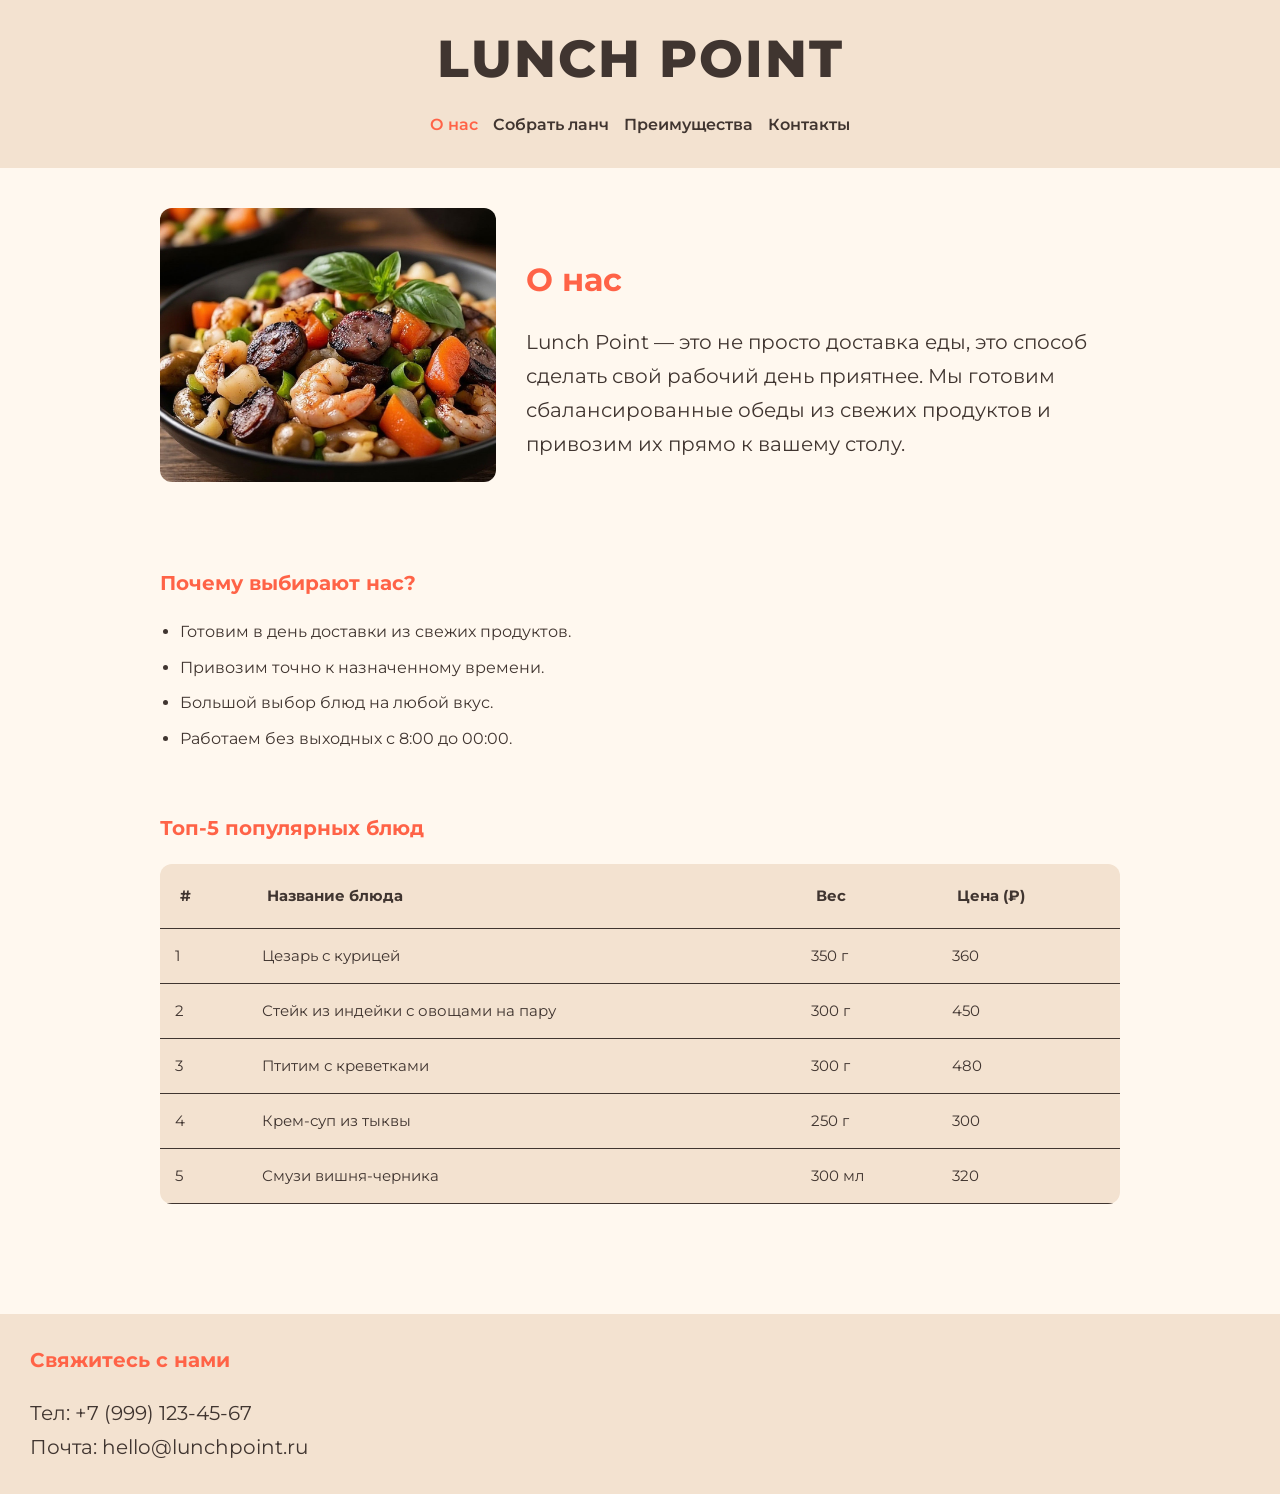
<file: index.html>
<!DOCTYPE html>
<html lang="ru">
<head>
    <meta charset="UTF-8">
    <meta name="viewport" content="width=device-width, initial-scale=1.0">
    <title>Lunch Point — вкусные обеды в Москве</title>
    <link rel="preconnect" href="https://fonts.googleapis.com">
    <link href="https://fonts.googleapis.com/css2?family=Montserrat:wght@400;600;700;800&display=swap" rel="stylesheet">
    <link rel="stylesheet" href="style3.css">
</head>
<body>

    <!-- HEADER -->
    <header>
        <h1>LUNCH POINT</h1>
        <nav>
            <a href="index2.html" id="active">О нас</a> 
            <a href="lunch.html">Собрать ланч</a>  <!-- ведет на новую страницу -->
            <a href="#advantages">Преимущества</a>
            <a href="#contacts">Контакты</a>
        </nav>
    </header>

    <!-- MAIN -->
    <main>

        <!-- О НАС — двухколоночный блок -->
        <section id="about">
            <div class="about-block">
                <div class="about-photo">
                    <img src="images/главная.jpeg" alt="Блюдо от Lunch Point">
                </div>
                <div class="about-text">
                    <h2>О нас</h2>
                    <p>Lunch Point — это не просто доставка еды, это способ сделать свой рабочий день приятнее. Мы готовим сбалансированные обеды из свежих продуктов и привозим их прямо к вашему столу.</p>
                </div>
            </div>
        </section>

        <!-- ПРЕИМУЩЕСТВА -->
        <section id="advantages">
            <h2>Почему выбирают нас?</h2>
            <ul>
                <li>Готовим в день доставки из свежих продуктов.</li>
                <li>Привозим точно к назначенному времени.</li>
                <li>Большой выбор блюд на любой вкус.</li>
                <li>Работаем без выходных с 8:00 до 00:00.</li>
            </ul>
        </section>

        <!-- МЕНЮ -->
        <section id="menu">
            <h2>Топ-5 популярных блюд</h2>
            <table>
                <thead>
                    <tr>
                        <th>#</th>
                        <th>Название блюда</th>
                        <th>Вес</th>
                        <th>Цена (₽)</th>
                    </tr>
                </thead>
                <tbody>
                    <tr><td>1</td><td>Цезарь с курицей</td><td>350 г</td><td>360 </td></tr>
                    <tr><td>2</td><td>Стейк из индейки с овощами на пару</td><td>300 г</td><td>450 </td></tr>
                    <tr><td>3</td><td>Птитим с креветками</td><td>300 г</td><td>480 </td></tr>
                    <tr><td>4</td><td>Крем-суп из тыквы</td><td>250 г</td><td>300 </td></tr>
                    <tr><td>5</td><td>Смузи вишня-черника</td><td>300 мл</td><td>320 </td></tr>
                </tbody>
            </table>
        </section>

    </main>

    <!-- FOOTER -->
    <footer id="contacts">
        <h2>Свяжитесь с нами</h2>
        <p><a href="tel:+79991234567">Тел: +7 (999) 123-45-67</a></p>
        <p><a href="mailto:hello@lunchpoint.ru">Почта: hello@lunchpoint.ru</a></p>
    </footer>

</body>
</html>
</file>
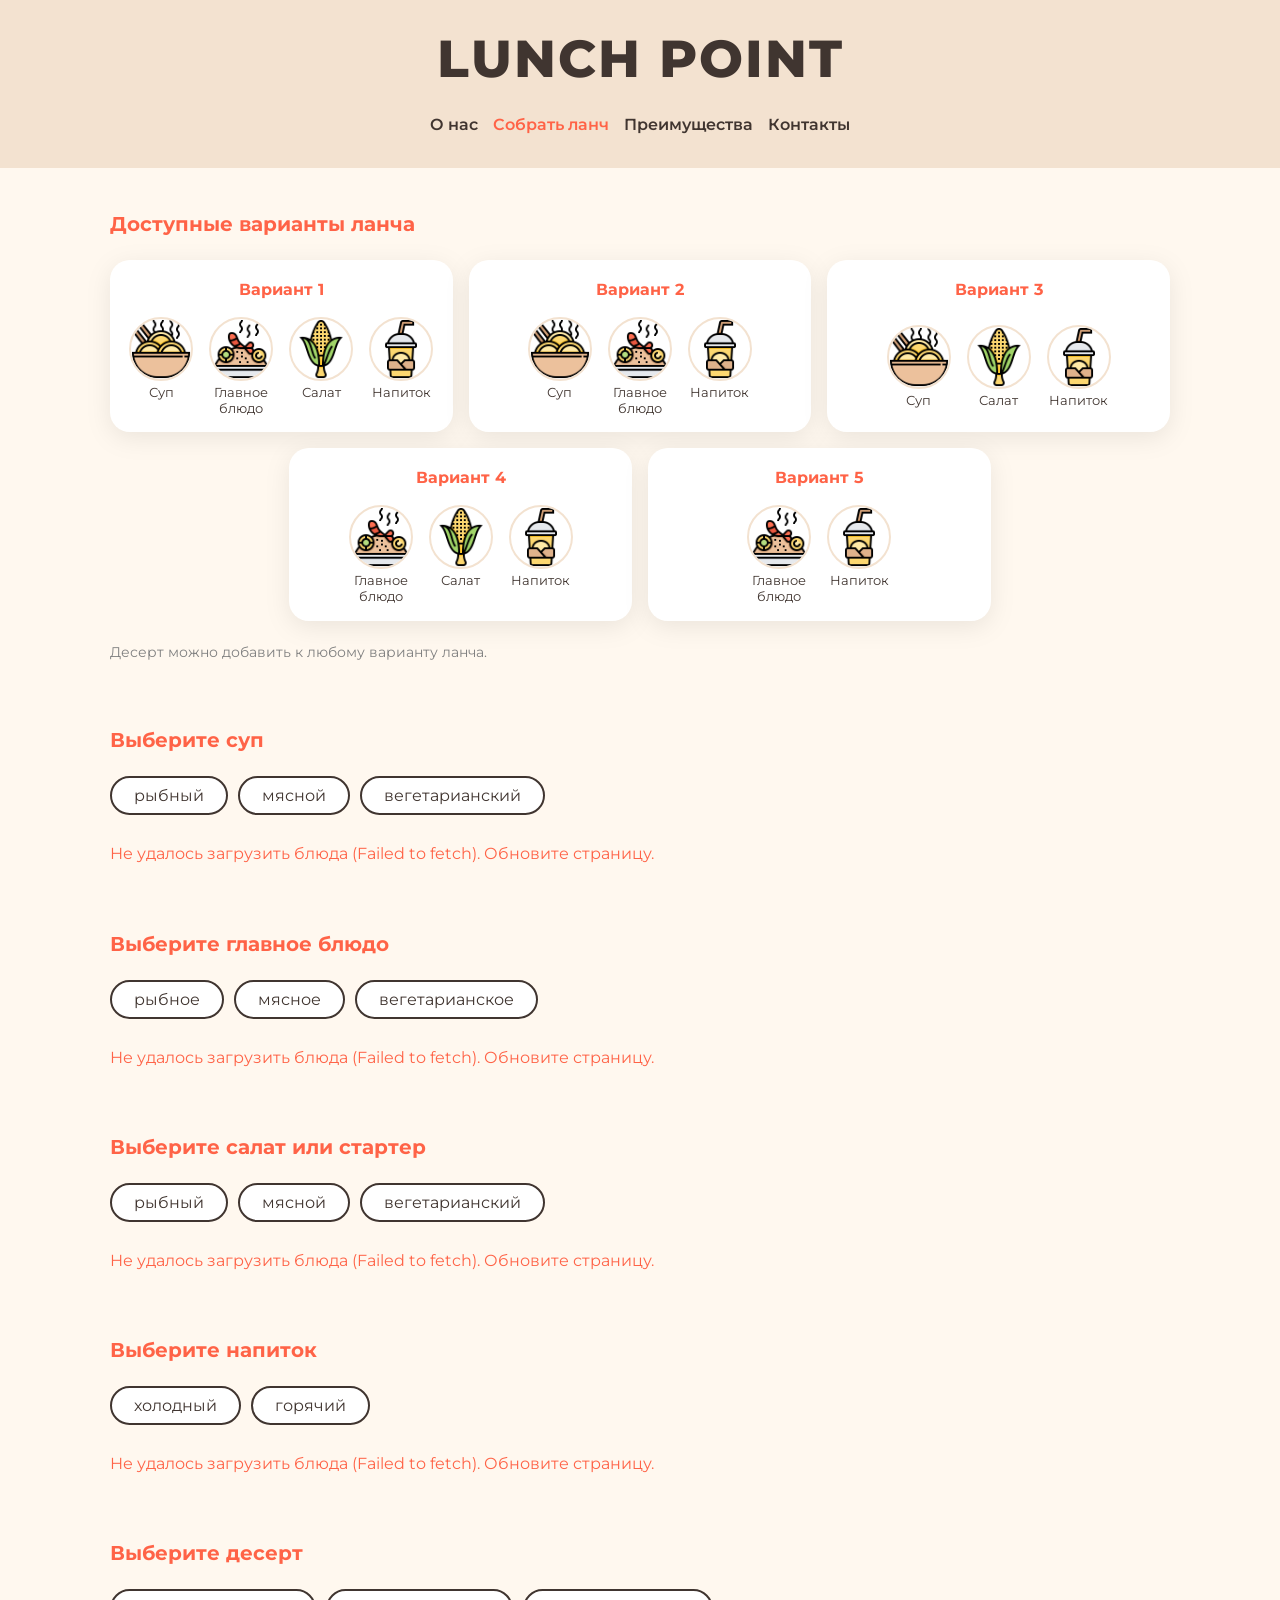
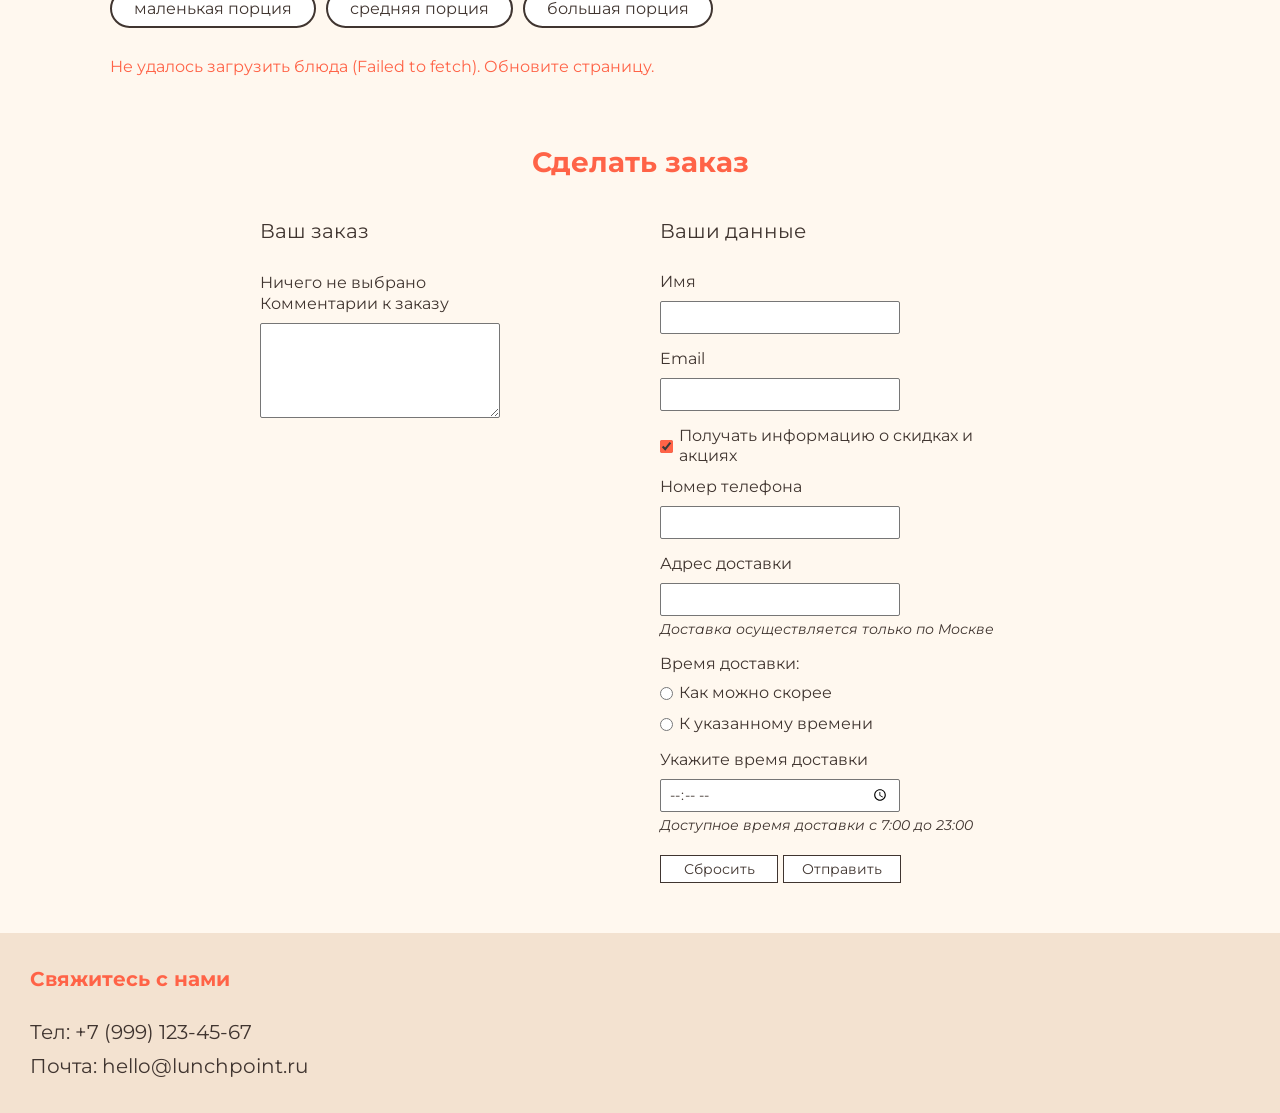
<file: lunch.html>
<!DOCTYPE html>
<html lang="ru">
<head>
    <meta charset="UTF-8">
    <meta name="viewport" content="width=device-width, initial-scale=1.0">
    <title>Собрать ланч — Lunch Point</title>
    <link rel="preconnect" href="https://fonts.googleapis.com">
    <link href="https://fonts.googleapis.com/css2?family=Montserrat:wght@400;600;700;800&amp;display=swap" rel="stylesheet">
    <link rel="stylesheet" href="style3.css">
    <link rel="stylesheet" href="lunch.css">
</head>
<body>

    <header>
        <h1>LUNCH POINT</h1>
        <nav>
            <a href="index.html#about">О нас</a>
            <a href="lunch.html" id="active">Собрать ланч</a>
            <a href="index.html#advantages">Преимущества</a>
            <a href="#contacts">Контакты</a>
        </nav>
    </header>

    <main>
        <section>
            <h2>Доступные варианты ланча</h2>
            <div class="lunch-grid" id="lunch-grid"></div>
            <p class="lunch-desserts-note">Десерт можно добавить к любому варианту ланча.</p>
        </section>

        <section>
            <h2>Выберите суп</h2>
            <div class="filters">
                <button type="button" class="filter-button" data-kind="fish">рыбный</button>
                <button type="button" class="filter-button" data-kind="meat">мясной</button>
                <button type="button" class="filter-button" data-kind="veg">вегетарианский</button>
            </div>
            <div class="dishes" id="soup-dishes"></div>
        </section>

        <section>
            <h2>Выберите главное блюдо</h2>
            <div class="filters">
                <button type="button" class="filter-button" data-kind="fish">рыбное</button>
                <button type="button" class="filter-button" data-kind="meat">мясное</button>
                <button type="button" class="filter-button" data-kind="veg">вегетарианское</button>
            </div>
            <div class="dishes" id="main-dishes"></div>
        </section>

        <section>
            <h2>Выберите салат или стартер</h2>
            <div class="filters">
                <button type="button" class="filter-button" data-kind="fish">рыбный</button>
                <button type="button" class="filter-button" data-kind="meat">мясной</button>
                <button type="button" class="filter-button" data-kind="veg">вегетарианский</button>
            </div>
            <div class="dishes" id="salad-dishes"></div>
        </section>

        <section>
            <h2>Выберите напиток</h2>
            <div class="filters">
                <button type="button" class="filter-button" data-kind="cold">холодный</button>
                <button type="button" class="filter-button" data-kind="hot">горячий</button>
            </div>
            <div class="dishes" id="drink-dishes"></div>
        </section>

        <section>
            <h2>Выберите десерт</h2>
            <div class="filters">
                <button type="button" class="filter-button" data-kind="small">маленькая порция</button>
                <button type="button" class="filter-button" data-kind="medium">средняя порция</button>
                <button type="button" class="filter-button" data-kind="large">большая порция</button>
            </div>
            <div class="dishes" id="dessert-dishes"></div>
        </section>

    </main>

    <section class="order">
        <h2>Сделать заказ</h2>
        <form class="order-form" action="https://httpbin.org/post" method="post">
            <div class="form-columns">
                <div class="form-block">
                    <h3>Ваш заказ</h3>

                    <p class="order-text" id="order-empty">Ничего не выбрано</p>

                    <div id="order-details" hidden>
                        <div class="order-item">
                            <span class="order-label">Суп</span>
                            <p class="order-text" id="order-soup">Блюдо не выбрано</p>
                        </div>
                        <div class="order-item">
                            <span class="order-label">Главное блюдо</span>
                            <p class="order-text" id="order-main">Блюдо не выбрано</p>
                        </div>
                        <div class="order-item">
                            <span class="order-label">Салат или стартер</span>
                            <p class="order-text" id="order-salad">Блюдо не выбрано</p>
                        </div>
                        <div class="order-item">
                            <span class="order-label">Напиток</span>
                            <p class="order-text" id="order-drink">Напиток не выбран</p>
                        </div>
                        <div class="order-item">
                            <span class="order-label">Десерт</span>
                            <p class="order-text" id="order-dessert">Блюдо не выбрано</p>
                        </div>
                    </div>

                    <div class="order-item" id="order-total" hidden>
                        <span class="order-label">Стоимость заказа</span>
                        <p class="order-text" id="order-total-value">0₽</p>
                    </div>

                    <input type="hidden" id="input-soup" name="soup" value="">
                    <input type="hidden" id="input-main" name="main_dish" value="">
                    <input type="hidden" id="input-salad" name="salad" value="">
                    <input type="hidden" id="input-drink" name="drink" value="">
                    <input type="hidden" id="input-dessert" name="dessert" value="">

                    <div class="field">
                        <label for="comment">Комментарии к заказу</label>
                        <textarea id="comment" name="comment" rows="5"></textarea>
                    </div>
                </div>

                <div class="form-block">
                    <h3>Ваши данные</h3>
                    <div class="field">
                        <label for="name">Имя</label>
                        <input type="text" id="name" name="name" required>
                    </div>
                    <div class="field">
                        <label for="email">Email</label>
                        <input type="email" id="email" name="email" required>
                    </div>
                    <div class="field field-check">
                        <input type="checkbox" id="subscribe" name="subscribe" value="yes" checked>
                        <label for="subscribe">Получать информацию о скидках и акциях</label>
                    </div>
                    <div class="field">
                        <label for="phone">Номер телефона</label>
                        <input type="tel" id="phone" name="phone" required>
                    </div>
                    <div class="field">
                        <label for="address">Адрес доставки</label>
                        <input type="text" id="address" name="address" required>
                        <p class="hint">Доставка осуществляется только по Москве</p>
                    </div>
                    <div class="field">
                        <p class="field-title">Время доставки:</p>
                        <div class="field-check">
                            <input type="radio" id="delivery-asap" name="delivery_type" value="asap" required>
                            <label for="delivery-asap">Как можно скорее</label>
                        </div>
                        <div class="field-check">
                            <input type="radio" id="delivery-time" name="delivery_type" value="scheduled" required>
                            <label for="delivery-time">К указанному времени</label>
                        </div>
                    </div>
                    <div class="field">
                        <label for="time">Укажите время доставки</label>
                        <input type="time" id="time" name="delivery_time" min="07:00" max="23:00" step="300">
                        <p class="hint">Доступное время доставки с 7:00 до 23:00</p>
                    </div>
                    <div class="form-buttons">
                        <button type="reset">Сбросить</button>
                        <button type="submit">Отправить</button>
                    </div>
                </div>
            </div>
        </form>
    </section>

    <footer id="contacts">
        <h2>Свяжитесь с нами</h2>
        <p><a href="tel:+79991234567">Тел: +7 (999) 123-45-67</a></p>
        <p><a href="mailto:hello@lunchpoint.ru">Почта: hello@lunchpoint.ru</a></p>
    </footer>

    <script src="api.js"></script>
    <script src="render.js"></script>
    <script src="order.js"></script>
    <script src="lunch-options.js"></script>
    <script src="order-check.js"></script>
    <script src="filters.js"></script>
</body>
</html>
</file>
<file: style3.css>
* {
    box-sizing: border-box;
    margin: 0;
    padding: 0;
}

body {
    font-family: 'Montserrat', sans-serif;
    color: #403530;
    line-height: 1.6;
    background-color: #fff8ef;
    display: flex;
    flex-direction: column;
    min-height: 100vh; 
}

header {
    padding: 30px 20px; 
    margin-bottom: 40px;
    text-align: center; 
    background-color: #f3e2d0;
}

header h1 {
    font-size: 52px;       
    font-weight: 800;      
    color: #403530;
    margin-bottom: 25px;   
    line-height: 1.1;     
    letter-spacing: 2px;   
}

nav {
    display: flex;
    justify-content: center;
    gap: 15px;             
    flex-wrap: wrap;       
}

nav a {
    text-decoration: none;
    font-size: 16px;
    font-weight: 600;
    color: #403530;
    transition: color 0.3s;
}

nav a:hover,
nav a#active {
    color: tomato;  
}

main {
    flex: 1;
    max-width: 1000px;
    margin: 0 auto;
    padding: 0 20px;
}

section {
    margin-bottom: 60px;
}

h2 {
    font-size: 20px;
    font-weight: 700; 
    margin-bottom: 20px;
    color: tomato;
    text-align: left;
}

#about h2 {
    font-size: 32px;
}

img {
    width: 100%;
    height: auto;
    border-radius: 12px;
    margin-bottom: 25px;
    display: block;
}

p {
    font-size: 20px;
    line-height: 1.7;
    color: #403530;
}

ul {
    list-style: disc; 
    padding-left: 20px;
}

ul li {
    margin-bottom: 10px;
    position: relative;
}

table {
    width: 100%;
    border-collapse: collapse;
    font-size: 15px;
    background-color: #f3e2d0;
    border-radius: 12px;   
    overflow: hidden; 
}

thead th {
    text-align: left;
    padding: 20px;
    border-bottom: 1.2px solid #403530;
    color: #403530;
}

tbody td {
    padding: 15px;
    border-bottom: 1px solid #403530;
    color: #403530;
}

footer {
    background-color: #f3e2d0;
    color: #403530;
    padding: 30px;
    margin-top: 50px;
}

footer a {
    color: #403530;
    text-decoration: none;
}

footer a:hover {
    color: #403530;
}

.about-block {
    display: flex;
    gap: 30px;
    align-items: center;
}

@media (max-width: 800px) {
    nav { justify-content: space-between; }
    .about-block { flex-direction: column; }
    .about-photo img { width: 500px; max-width: 100%; }
    table { font-size: 13px; }
}

@media (max-width: 600px) {
    header h1 { text-align: center; }
    nav { flex-direction: column; align-items: center; }
    nav a { font-size: 20px; }
    .about-photo img { width: 100%; }
}

@media (max-width: 400px) {
    table { font-size: 11px; }
    thead th, tbody td { padding: 8px; }
}
</file>
<file: lunch.css>
/* Страница «Собрать ланч» (подключается после style3.css) */

main {
    max-width: 1100px;
}

.dishes {
    display: grid;
    grid-template-columns: repeat(3, 1fr);
    gap: 10px;
}

.dish {
    display: flex;
    flex-direction: column;
    padding: 30px 40px;
    background-color: white;
    border: 2px solid transparent;
    border-radius: 35px;
    cursor: pointer;
    filter: drop-shadow(17px 19px 24px rgba(0, 0, 0, 0.13));
}

.dish:hover,
.dish.dish-selected {
    border: 2px solid tomato;
}

.dish img {
    width: 100%;
    border-radius: 35px;
    margin-bottom: 20px;
}

.dish-price {
    font-size: 26px;
    font-weight: 700;
}

.dish-name {
    font-size: 22px;
    line-height: 1.3;
}

/* вес и кнопка прижаты вниз: выравниваются в ряду при разной длине названий */
.dish-weight {
    margin-top: auto;
    padding-top: 15px;
    font-size: 16px;
    color: gray;
}

.dish-button {
    margin-top: 15px;
    padding: 10px 30px;
    background-color: #f1eee9;
    border: none;
    border-radius: 10px;
    font-family: inherit;
    font-size: 16px;
    cursor: pointer;
}

.dish:hover .dish-button {
    background-color: tomato;
    color: white;
}

/* ===== Лаба 5: фильтры ===== */
.filters {
    display: flex;
    flex-wrap: wrap;
    gap: 10px;
    margin-bottom: 25px;
}

.filter-button {
    padding: 8px 22px;
    font-family: inherit;
    font-size: 16px;
    color: #403530;
    background-color: white;
    border: 2px solid #403530;
    border-radius: 20px;
    cursor: pointer;
    transition: color 0.3s, border-color 0.3s, background-color 0.3s;
}

.filter-button:hover {
    color: tomato;
    border-color: tomato;
}

.filter-button.active {
    color: white;
    background-color: tomato;
    border-color: tomato;
}

@media (max-width: 800px) {
    .dishes { grid-template-columns: repeat(2, 1fr); }
}

@media (max-width: 600px) {
    section h2 { text-align: center; }
    .filters { justify-content: center; }
    .dishes { grid-template-columns: 1fr; }
}

/* ===== Форма заказа ===== */
.order {
    max-width: 800px;
    margin: 0 auto;
    padding: 0 20px;
}

.order h2 {
    font-size: 28px;
    text-align: center;
    margin-bottom: 30px;
}

.form-columns {
    display: grid;
    grid-template-columns: 1fr 1fr;
    gap: 40px;
}

.form-block h3 {
    margin-bottom: 25px;
    font-size: 20px;
    font-weight: 400;
}

.field {
    margin-bottom: 15px;
}

.field label,
.field-title {
    display: block;
    margin-bottom: 8px;
    font-size: 16px;
    line-height: 1.3;
}

.field input[type="text"],
.field input[type="email"],
.field input[type="tel"],
.field input[type="time"],
.field select,
.field textarea {
    display: block;
    width: 240px;
    max-width: 100%;
    height: 33px;
    padding: 0 8px;
    font-family: inherit;
    font-size: 14px;
    color: #403530;
    background-color: white;
    border: 1px solid #767676;
    border-radius: 2px;
}

.field textarea {
    height: 95px;
    padding: 8px;
    resize: vertical;
}

.field-check {
    display: flex;
    align-items: center;
    gap: 6px;
    margin-bottom: 10px;
}

.field-check label {
    margin-bottom: 0;
}

.field-check input {
    margin: 0;
    accent-color: tomato;
}

.hint {
    margin-top: 4px;
    font-size: 14px;
    font-style: italic;
    line-height: 1.4;
}

.form-buttons {
    display: flex;
    gap: 5px;
    margin-top: 20px;
}

.form-buttons button {
    width: 118px;
    height: 28px;
    font-family: inherit;
    font-size: 14px;
    color: #403530;
    background-color: white;
    border: 1px solid #403530;
    cursor: pointer;
}

.form-buttons button:hover {
    color: tomato;
    border-color: tomato;
}

@media (max-width: 800px) {
    .form-columns { grid-template-columns: 1fr; gap: 20px; }
}

@media (max-width: 600px) {
    .field input[type="text"],
    .field input[type="email"],
    .field input[type="tel"],
    .field input[type="time"],
    .field select,
    .field textarea { width: 100%; }
}

/* ===== Лаба 4: блок «Ваш заказ» ===== */
[hidden] {
    display: none !important;
}

.order-item {
    margin-bottom: 15px;
}

.order-label {
    display: block;
    margin-bottom: 4px;
    font-size: 16px;
    font-weight: 600;
}

.order-text {
    font-size: 16px;
    line-height: 1.4;
}
/* ===== Лаба 6: варианты ланчей ===== */
/* 6 колонок: каждая карточка занимает 2, значит 3 в ряд;
   4-я и 5-я сдвинуты к центру */
.lunch-grid {
    display: grid;
    grid-template-columns: repeat(6, 1fr);
    gap: 16px;
    margin-bottom: 20px;
}

.lunch-card { grid-column: span 2; }
.lunch-card:nth-child(4) { grid-column: 2 / span 2; }
.lunch-card:nth-child(5) { grid-column: 4 / span 2; }

/* карточка варианта: блюда в ряд, заголовок и десерт на всю ширину */
.lunch-card {
    display: flex;
    flex-wrap: wrap;
    justify-content: center;
    align-items: flex-start;
    gap: 14px 10px;
    padding: 16px;
    background-color: white;
    border-radius: 20px;
    filter: drop-shadow(0 6px 12px rgba(0, 0, 0, 0.08));
}

.lunch-card-title {
    flex-basis: 100%;
    font-size: 16px;
    font-weight: 700;
    text-align: center;
    color: tomato;
}

.lunch-item {
    display: flex;
    flex-direction: column;   /* главная ось — сверху вниз */
    align-items: center;
    gap: 4px;
    width: 70px;
}

.lunch-item-img {
    width: 64px;
    height: 64px;
    object-fit: cover;
    border-radius: 50%;
    border: 2px solid #f3e2d0;
    margin-bottom: 0;
    transition: transform 0.3s ease;
    cursor: pointer;
}

/* transform при наведении */
.lunch-item-img:hover {
    transform: translateY(-4px) scale(1.1);
}

.lunch-item-caption {
    font-size: 13px;
    line-height: 1.2;
    text-align: center;
    color: #403530;
}

.lunch-desserts-note {
    font-size: 14px;
    color: gray;
}

@media (max-width: 800px) {
    .lunch-grid { grid-template-columns: repeat(2, 1fr); }
    .lunch-card,
    .lunch-card:nth-child(4),
    .lunch-card:nth-child(5) { grid-column: auto; }
}

@media (max-width: 600px) {
    .lunch-grid { grid-template-columns: 1fr; }
}

/* ===== Лаба 6: уведомление ===== */
.notification-overlay {
    position: fixed;          /* не двигается при прокрутке */
    top: 0;
    left: 0;
    width: 100%;
    height: 100%;
    display: flex;            /* центрирование по вертикали и горизонтали */
    justify-content: center;
    align-items: center;
    background-color: rgba(0, 0, 0, 0.4);
    z-index: 1000;            /* поверх остальных элементов */
}

.notification {
    display: flex;
    flex-direction: column;
    align-items: center;
    gap: 20px;
    max-width: 400px;
    margin: 0 20px;
    padding: 30px 40px;
    background-color: white;
    border: 2px solid tomato;
    border-radius: 25px;
    text-align: center;
}

.notification-text {
    font-size: 20px;
    font-weight: 600;
}

.notification-button {
    padding: 10px 40px;
    font-family: inherit;
    font-size: 16px;
    color: white;
    background-color: tomato;
    border: 2px solid tomato;
    border-radius: 10px;
    cursor: pointer;
    transition: color 0.3s, background-color 0.3s;
}

.notification-button:hover {
    color: tomato;
    background-color: white;
}

/* ===== Лаба 7: ошибка загрузки блюд ===== */
.load-error {
    grid-column: 1 / -1;
    font-size: 16px;
    color: tomato;
}
</file>
